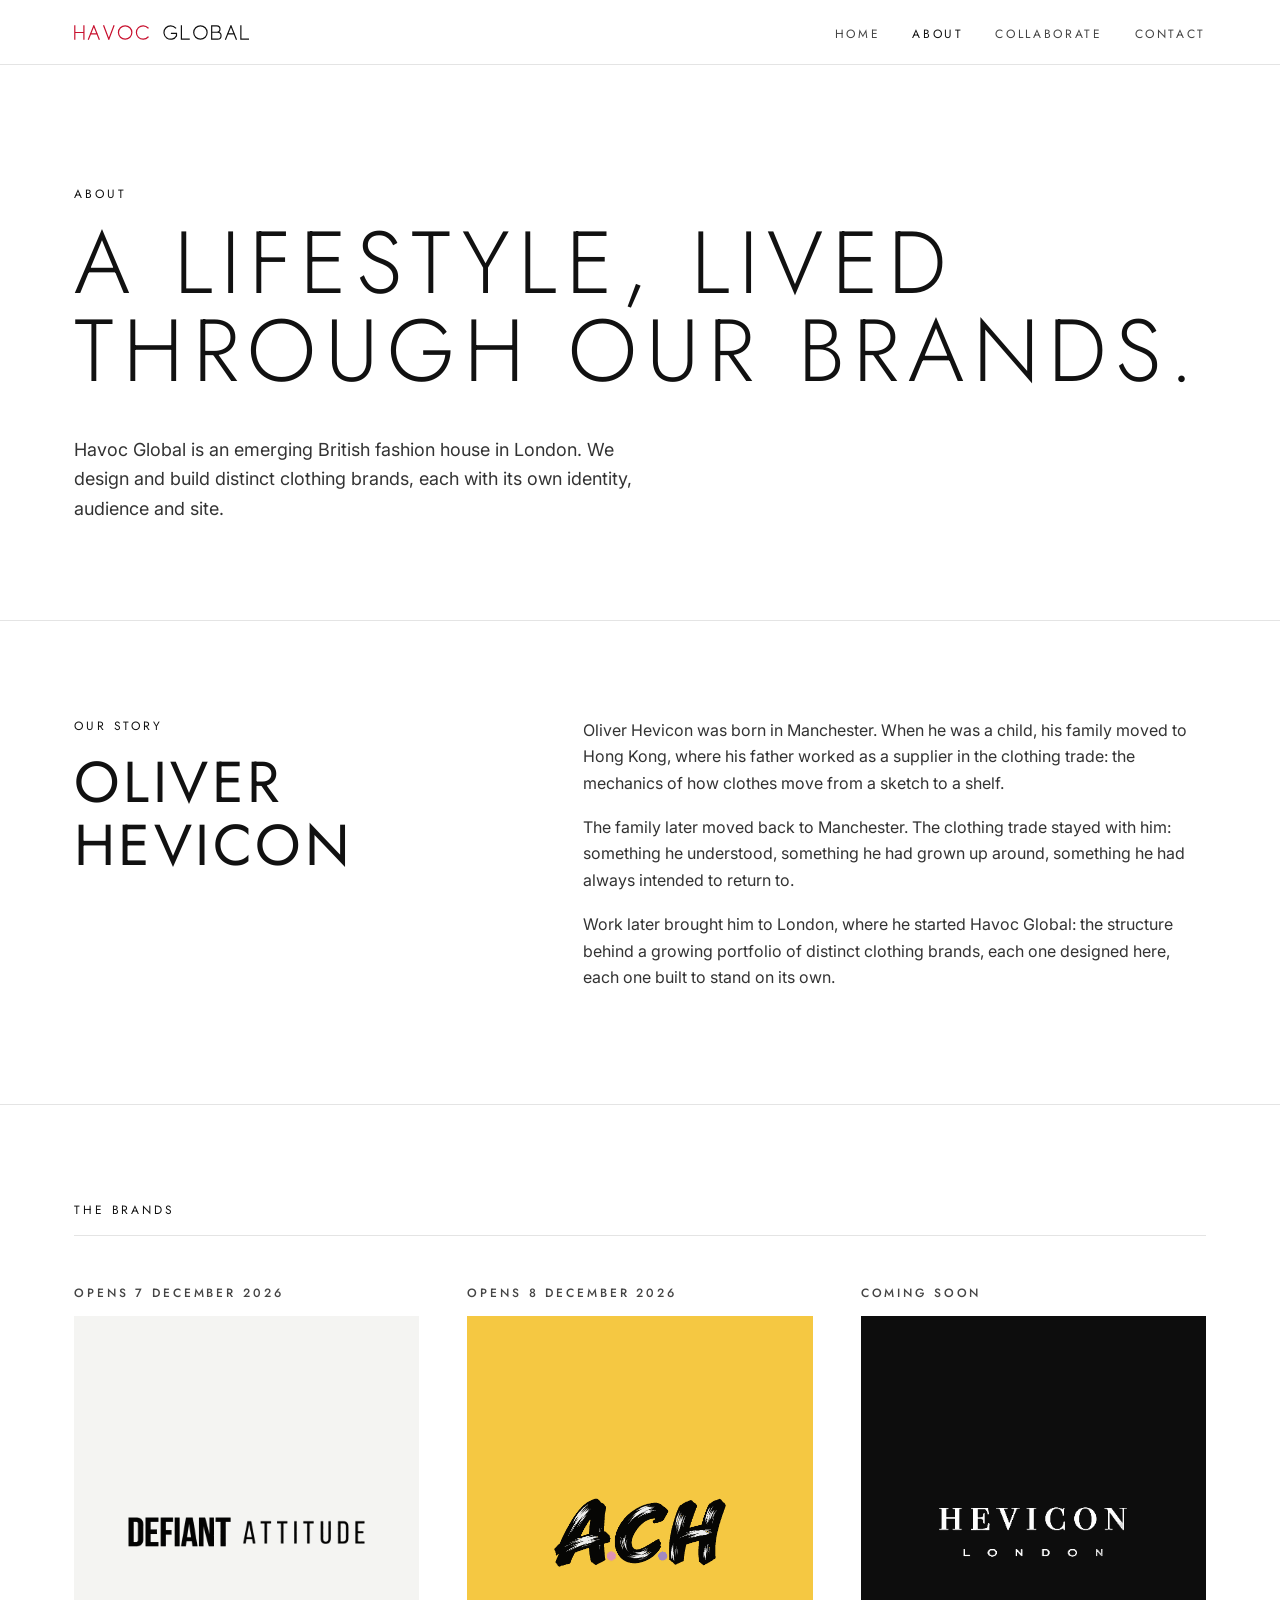
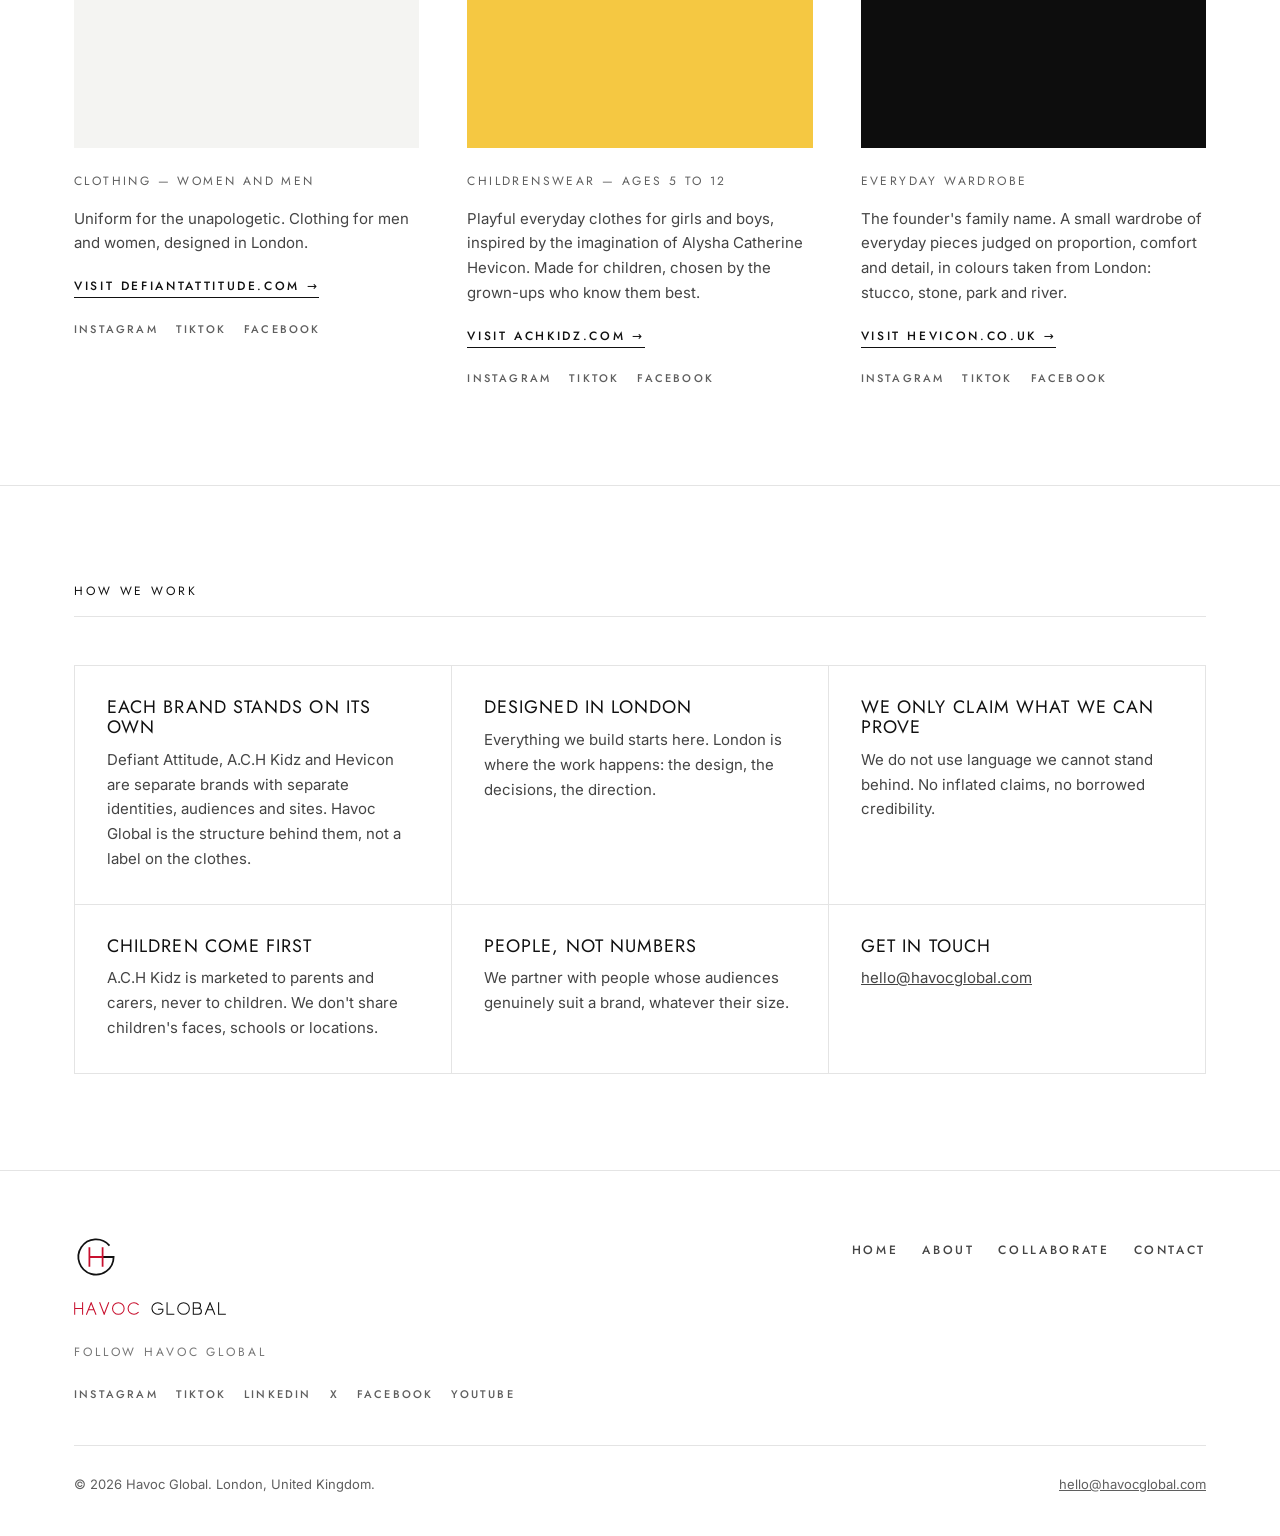
<file: about.html>
<!doctype html>
<html lang="en-GB">
<head>
<meta charset="utf-8">
<meta name="viewport" content="width=device-width, initial-scale=1">
<title>About Havoc Global | Founder Oliver Hevicon</title>
<meta name="description" content="The story of Havoc Global, a London fashion house founded by Oliver Hevicon, and its brands Defiant Attitude, A.C.H Kidz and Hevicon.">
<link rel="canonical" href="https://havocglobal.com/about">
<meta name="robots" content="index, follow, max-image-preview:large">
<meta property="og:type" content="website"><meta property="og:site_name" content="Havoc Global"><meta property="og:locale" content="en_GB">
<meta property="og:title" content="About Havoc Global | Founder Oliver Hevicon"><meta property="og:description" content="The story of Havoc Global, a London fashion house founded by Oliver Hevicon, and its brands Defiant Attitude, A.C.H Kidz and Hevicon."><meta property="og:url" content="https://havocglobal.com/about">
<meta name="twitter:card" content="summary">
<link rel="icon" type="image/svg+xml" href="/favicon.svg">
<link rel="alternate" type="text/plain" title="AI summary" href="/llms.txt">
<link rel="preconnect" href="https://fonts.googleapis.com"><link rel="preconnect" href="https://fonts.gstatic.com" crossorigin><link rel="stylesheet" href="https://fonts.googleapis.com/css2?family=Jost:wght@300;400;500&family=Inter:wght@400;500&display=swap">
<link rel="stylesheet" href="/assets/site.css">

</head>
<body>
<a class="skip" href="#main">Skip to content</a>
<header class="site"><div class="wrap">
<a href="/" aria-label="Havoc Global home"><svg class="wordmark" viewBox="-6 -6 1310 112" role="img" aria-label="Havoc Global"><title>Havoc Global</title><g fill="none" stroke-width="9" stroke-linecap="square" stroke-miterlimit="10"><path d="M0 0V100M68 0V100M0 50H68 M102 100L142 0L182 100M117.5 61H166.5 M216 0L254 100L292 0 M326 50a50 50 0 1 0 100 0a50 50 0 1 0 -100 0 M547.16 16.54A50 50 0 1 0 547.16 83.46" stroke="#C8102E"/><path d="M753.16 16.54A50 50 0 1 0 759.30 75.00V56H722 M796 0V100H854 M888 50a50 50 0 1 0 100 0a50 50 0 1 0 -100 0 M1022 0V100H1066a26 26 0 0 0 0-52H1022M1022 0H1060a24 24 0 0 1 0 48 M1126 100L1166 0L1206 100M1141.5 61H1190.5 M1240 0V100H1298" stroke="currentColor"/></g></svg></a>
<button class="nav-toggle" aria-expanded="false" aria-controls="site-nav">Menu</button>
<nav id="site-nav" aria-label="Main"><ul><li><a href="/">Home</a></li><li><a href="/about" aria-current="page">About</a></li><li><a href="/collaborate">Collaborate</a></li><li><a href="/contact">Contact</a></li></ul></nav>
</div></header>
<main id="main">

<section class="hero"><div class="wrap">
<p class="label">About</p>
<h1 style="font-size:clamp(2.4rem,7vw,5.5rem)">A lifestyle, lived through our brands.</h1>
<p class="lead">Havoc Global is an emerging British fashion house in London. We design and build distinct clothing brands, each with its own identity, audience and site.</p>
</div></section>
<section class="block"><div class="wrap two">
<div><p class="label">Our story</p><h2 class="big">Oliver Hevicon</h2></div>
<div class="prose">
<p>Oliver Hevicon was born in Manchester. When he was a child, his family moved to Hong Kong, where his father worked as a supplier in the clothing trade: the mechanics of how clothes move from a sketch to a shelf.</p>
<p>The family later moved back to Manchester. The clothing trade stayed with him: something he understood, something he had grown up around, something he had always intended to return to.</p>
<p>Work later brought him to London, where he started Havoc Global: the structure behind a growing portfolio of distinct clothing brands, each one designed here, each one built to stand on its own.</p>
</div></div></section>
<section class="block" id="brands"><div class="wrap"><p class="label">The brands</p><hr class="rule"><div class="grid3"><article class="brand">
<p class="status">Opens 7 December 2026</p>
<a class="tile" style="background:#F4F4F2" href="#" data-brand-url="defiant" target="_blank" rel="noopener" aria-label="Visit Defiant Attitude"><img data-logo="defiant" alt="Defiant Attitude logo" style="height:30px;width:auto;max-width:85%"></a>
<h3 class="visually-hidden" style="position:absolute;left:-9999px">Defiant Attitude</h3>
<p class="desc" style="margin-top:24px">Clothing &mdash; women and men</p>
<p>Uniform for the unapologetic. Clothing for men and women, designed in London.</p>
<a class="textlink" href="#" data-brand-url="defiant" target="_blank" rel="noopener">Visit defiantattitude.com &rarr;</a>
<ul class="social" data-socials="defiant" data-owner="Defiant Attitude"></ul>
</article>
<article class="brand">
<p class="status">Opens 8 December 2026</p>
<a class="tile" style="background:#F5C842" href="#" data-brand-url="ach" target="_blank" rel="noopener" aria-label="Visit A.C.H Kidz"><img data-logo="ach" alt="A.C.H Kidz logo" style="height:78px;width:auto;max-width:85%"></a>
<h3 class="visually-hidden" style="position:absolute;left:-9999px">A.C.H Kidz</h3>
<p class="desc" style="margin-top:24px">Childrenswear &mdash; ages 5 to 12</p>
<p>Playful everyday clothes for girls and boys, inspired by the imagination of Alysha Catherine Hevicon. Made for children, chosen by the grown-ups who know them best.</p>
<a class="textlink" href="#" data-brand-url="ach" target="_blank" rel="noopener">Visit achkidz.com &rarr;</a>
<ul class="social" data-socials="ach" data-owner="A.C.H Kidz"></ul>
</article>
<article class="brand">
<p class="status">Coming soon</p>
<a class="tile" style="background:#0D0D0D" href="#" data-brand-url="hevicon" target="_blank" rel="noopener" aria-label="Visit Hevicon"><img data-logo="hevicon" alt="Hevicon logo" style="height:70px;width:auto;max-width:85%"></a>
<h3 class="visually-hidden" style="position:absolute;left:-9999px">Hevicon</h3>
<p class="desc" style="margin-top:24px">Everyday wardrobe</p>
<p>The founder's family name. A small wardrobe of everyday pieces judged on proportion, comfort and detail, in colours taken from London: stucco, stone, park and river.</p>
<a class="textlink" href="#" data-brand-url="hevicon" target="_blank" rel="noopener">Visit hevicon.co.uk &rarr;</a>
<ul class="social" data-socials="hevicon" data-owner="Hevicon"></ul>
</article></div></div></section>
<section class="block"><div class="wrap"><p class="label">How we work</p><hr class="rule">
<div class="cards">
<div><h3>Each brand stands on its own</h3><p>Defiant Attitude, A.C.H Kidz and Hevicon are separate brands with separate identities, audiences and sites. Havoc Global is the structure behind them, not a label on the clothes.</p></div>
<div><h3>Designed in London</h3><p>Everything we build starts here. London is where the work happens: the design, the decisions, the direction.</p></div>
<div><h3>We only claim what we can prove</h3><p>We do not use language we cannot stand behind. No inflated claims, no borrowed credibility.</p></div>
<div><h3>Children come first</h3><p>A.C.H Kidz is marketed to parents and carers, never to children. We don't share children's faces, schools or locations.</p></div>
<div><h3>People, not numbers</h3><p>We partner with people whose audiences genuinely suit a brand, whatever their size.</p></div>
<div><h3>Get in touch</h3><p><a data-email="general" href="mailto:hello@havocglobal.com">hello@havocglobal.com</a></p></div>
</div></div></section>

</main>
<footer class="site"><div class="wrap">
<div class="top">
<div><a href="/" aria-label="Havoc Global home" style="text-decoration:none;color:inherit"><svg class="monogram" viewBox="0 0 200 200" aria-hidden="true"><g fill="none" stroke-width="8"><path d="M161.28 48.58A80 80 0 1 0 180 100H130" stroke="currentColor"/><path d="M70 56V144M130 56V144M70 100H130" stroke="#C8102E"/></g></svg><svg class="wordmark" viewBox="-6 -6 1310 112" role="img" aria-label="Havoc Global"><title>Havoc Global</title><g fill="none" stroke-width="9" stroke-linecap="square" stroke-miterlimit="10"><path d="M0 0V100M68 0V100M0 50H68 M102 100L142 0L182 100M117.5 61H166.5 M216 0L254 100L292 0 M326 50a50 50 0 1 0 100 0a50 50 0 1 0 -100 0 M547.16 16.54A50 50 0 1 0 547.16 83.46" stroke="#C8102E"/><path d="M753.16 16.54A50 50 0 1 0 759.30 75.00V56H722 M796 0V100H854 M888 50a50 50 0 1 0 100 0a50 50 0 1 0 -100 0 M1022 0V100H1066a26 26 0 0 0 0-52H1022M1022 0H1060a24 24 0 0 1 0 48 M1126 100L1166 0L1206 100M1141.5 61H1190.5 M1240 0V100H1298" stroke="currentColor"/></g></svg></a>
<p class="label" style="margin-top:28px;color:#777">Follow Havoc Global</p><ul class="social" data-socials="havoc"></ul></div>
<nav aria-label="Footer"><ul><li><a href="/">Home</a></li><li><a href="/about">About</a></li><li><a href="/collaborate">Collaborate</a></li><li><a href="/contact">Contact</a></li></ul></nav>
</div>
<div class="bottom"><span>&copy; <span data-year>2026</span> Havoc Global. London, United Kingdom.</span><a data-email="general" href="mailto:hello@havocglobal.com">hello@havocglobal.com</a></div>
</div></footer>
<script src="/settings.js"></script>
<script src="/assets/logos.js"></script>
<script src="/assets/site.js"></script>
</body>
</html>
</file>
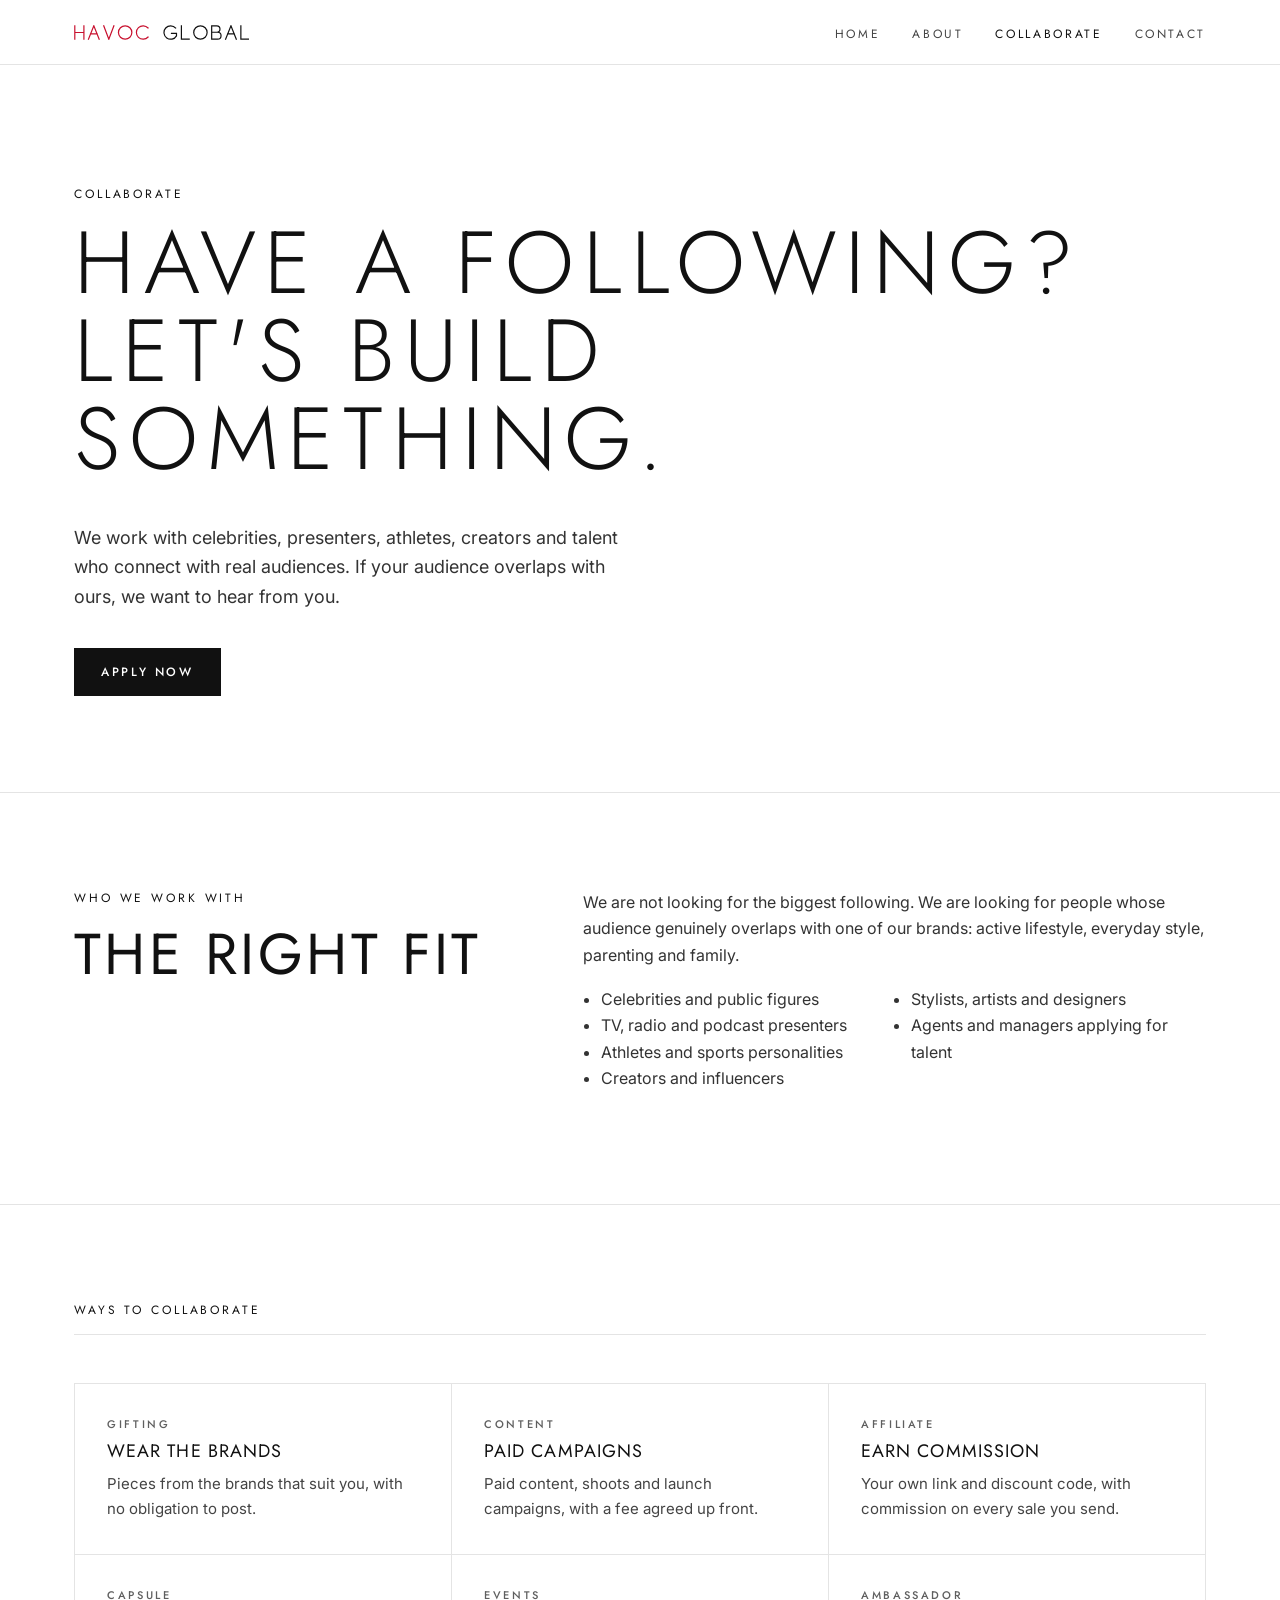
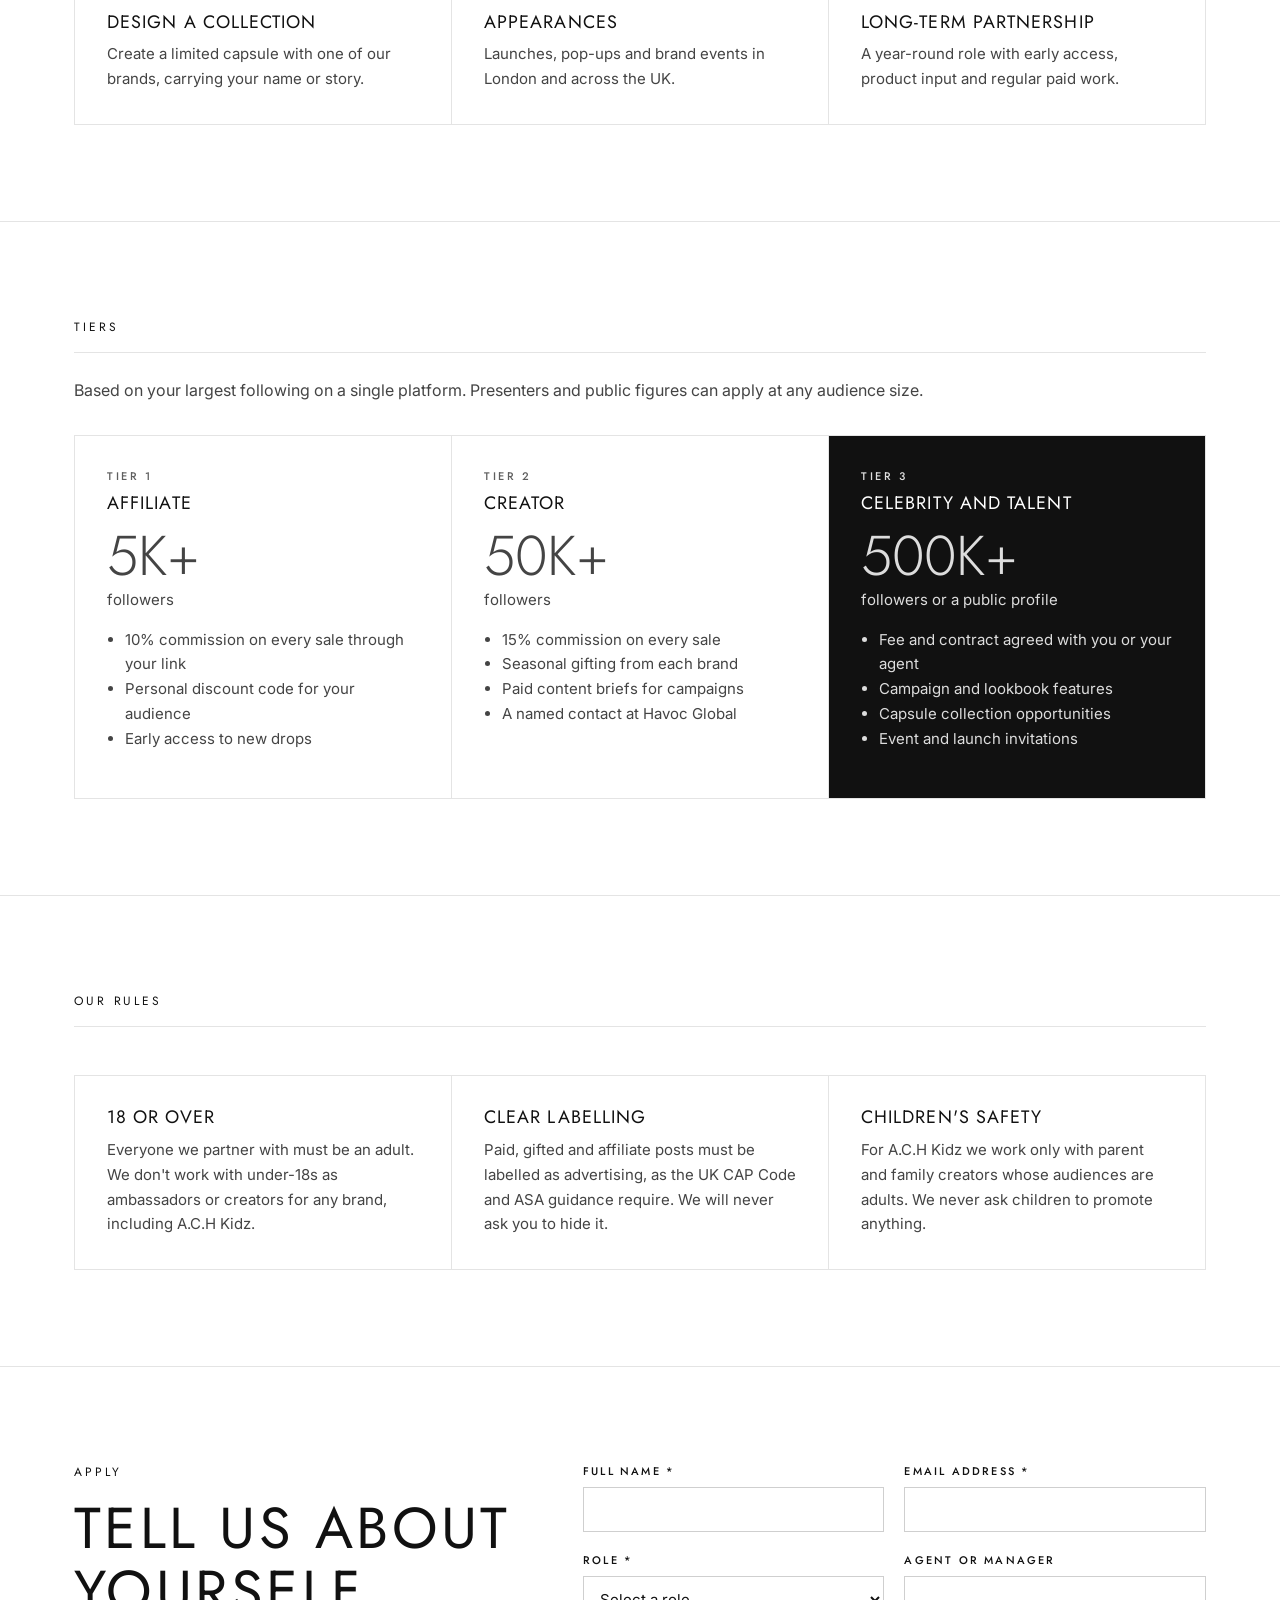
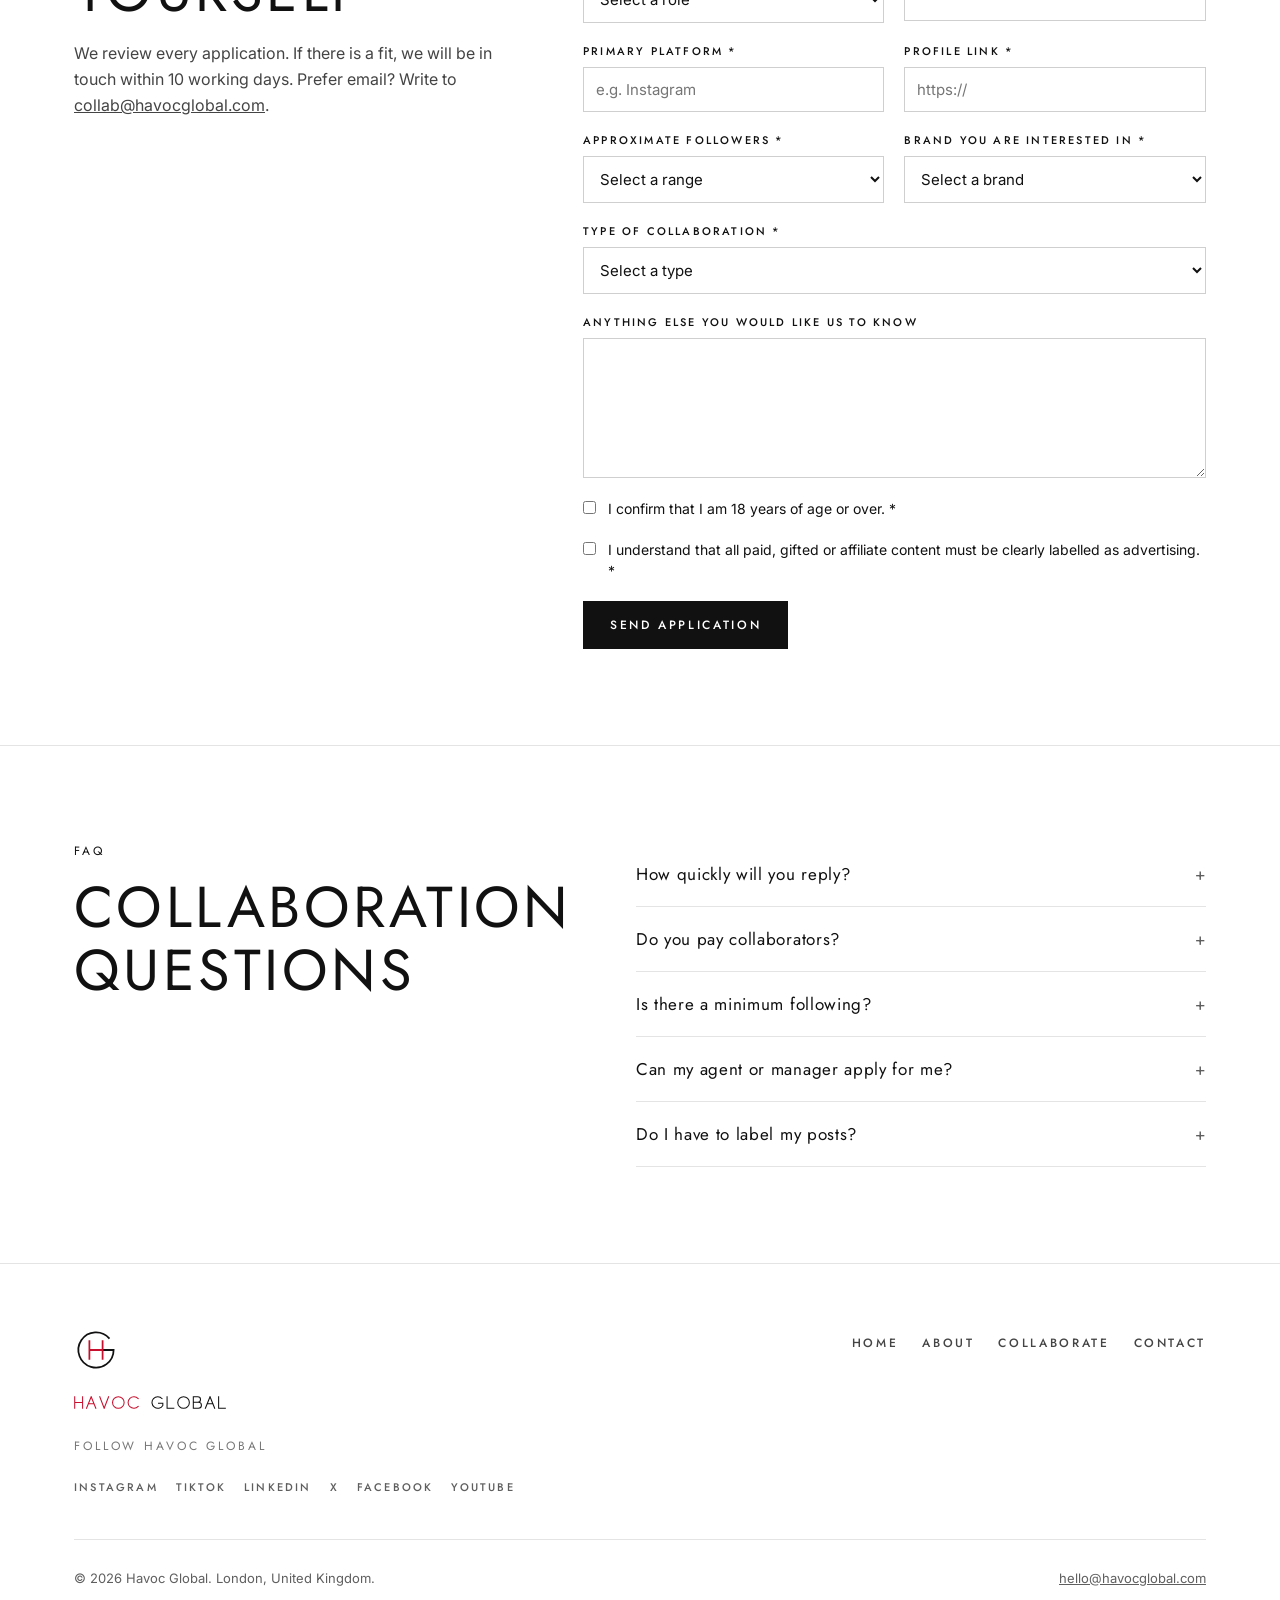
<file: collaborate.html>
<!doctype html>
<html lang="en-GB">
<head>
<meta charset="utf-8">
<meta name="viewport" content="width=device-width, initial-scale=1">
<title>Collaborate with Havoc Global | Celebrities, Presenters and Creators</title>
<meta name="description" content="Partner with Havoc Global and its brands. Gifting, paid campaigns, affiliate commission and capsule collections for celebrities, presenters, athletes and creators aged 18+.">
<link rel="canonical" href="https://havocglobal.com/collaborate">
<meta name="robots" content="index, follow, max-image-preview:large">
<meta property="og:type" content="website"><meta property="og:site_name" content="Havoc Global"><meta property="og:locale" content="en_GB">
<meta property="og:title" content="Collaborate with Havoc Global | Celebrities, Presenters and Creators"><meta property="og:description" content="Partner with Havoc Global and its brands. Gifting, paid campaigns, affiliate commission and capsule collections for celebrities, presenters, athletes and creators aged 18+."><meta property="og:url" content="https://havocglobal.com/collaborate">
<meta name="twitter:card" content="summary">
<link rel="icon" type="image/svg+xml" href="/favicon.svg">
<link rel="alternate" type="text/plain" title="AI summary" href="/llms.txt">
<link rel="preconnect" href="https://fonts.googleapis.com"><link rel="preconnect" href="https://fonts.gstatic.com" crossorigin><link rel="stylesheet" href="https://fonts.googleapis.com/css2?family=Jost:wght@300;400;500&family=Inter:wght@400;500&display=swap">
<link rel="stylesheet" href="/assets/site.css">
<script type="application/ld+json">{"@context": "https://schema.org", "@type": "FAQPage", "mainEntity": [{"@type": "Question", "name": "How quickly will you reply?", "acceptedAnswer": {"@type": "Answer", "text": "We reply to every application within 10 working days."}}, {"@type": "Question", "name": "Do you pay collaborators?", "acceptedAnswer": {"@type": "Answer", "text": "Yes. Affiliates earn commission on every sale they send. Creators and Celebrity and Talent partners are paid a fee agreed in writing before any work starts."}}, {"@type": "Question", "name": "Is there a minimum following?", "acceptedAnswer": {"@type": "Answer", "text": "Affiliates start at 5,000 followers on one platform. Presenters, athletes and public figures can apply at any size."}}, {"@type": "Question", "name": "Can my agent or manager apply for me?", "acceptedAnswer": {"@type": "Answer", "text": "Yes. Choose \u201cTalent (represented by agent or manager)\u201d on the form and add their details. We will reply to them directly."}}, {"@type": "Question", "name": "Do I have to label my posts?", "acceptedAnswer": {"@type": "Answer", "text": "Yes. Any paid, gifted or affiliate post must be clearly labelled as an ad, for example with #ad at the start. This is a UK advertising rule."}}]}</script>
</head>
<body>
<a class="skip" href="#main">Skip to content</a>
<header class="site"><div class="wrap">
<a href="/" aria-label="Havoc Global home"><svg class="wordmark" viewBox="-6 -6 1310 112" role="img" aria-label="Havoc Global"><title>Havoc Global</title><g fill="none" stroke-width="9" stroke-linecap="square" stroke-miterlimit="10"><path d="M0 0V100M68 0V100M0 50H68 M102 100L142 0L182 100M117.5 61H166.5 M216 0L254 100L292 0 M326 50a50 50 0 1 0 100 0a50 50 0 1 0 -100 0 M547.16 16.54A50 50 0 1 0 547.16 83.46" stroke="#C8102E"/><path d="M753.16 16.54A50 50 0 1 0 759.30 75.00V56H722 M796 0V100H854 M888 50a50 50 0 1 0 100 0a50 50 0 1 0 -100 0 M1022 0V100H1066a26 26 0 0 0 0-52H1022M1022 0H1060a24 24 0 0 1 0 48 M1126 100L1166 0L1206 100M1141.5 61H1190.5 M1240 0V100H1298" stroke="currentColor"/></g></svg></a>
<button class="nav-toggle" aria-expanded="false" aria-controls="site-nav">Menu</button>
<nav id="site-nav" aria-label="Main"><ul><li><a href="/">Home</a></li><li><a href="/about">About</a></li><li><a href="/collaborate" aria-current="page">Collaborate</a></li><li><a href="/contact">Contact</a></li></ul></nav>
</div></header>
<main id="main">

<section class="hero"><div class="wrap">
<p class="label">Collaborate</p>
<h1 style="font-size:clamp(2.4rem,7vw,5.5rem)">Have a following? Let's build something.</h1>
<p class="lead">We work with celebrities, presenters, athletes, creators and talent who connect with real audiences. If your audience overlaps with ours, we want to hear from you.</p>
<div class="btns"><a class="btn solid" href="#apply">Apply now</a></div>
</div></section>
<section class="block"><div class="wrap two">
<div><p class="label">Who we work with</p><h2 class="big">The right fit</h2></div>
<div class="prose"><p>We are not looking for the biggest following. We are looking for people whose audience genuinely overlaps with one of our brands: active lifestyle, everyday style, parenting and family.</p>
<ul class="plain"><li>Celebrities and public figures</li><li>TV, radio and podcast presenters</li><li>Athletes and sports personalities</li><li>Creators and influencers</li><li>Stylists, artists and designers</li><li>Agents and managers applying for talent</li></ul></div>
</div></section>
<section class="block"><div class="wrap"><p class="label">Ways to collaborate</p><hr class="rule">
<div class="cards">
<div><p class="eyebrow">Gifting</p><h3>Wear the brands</h3><p>Pieces from the brands that suit you, with no obligation to post.</p></div>
<div><p class="eyebrow">Content</p><h3>Paid campaigns</h3><p>Paid content, shoots and launch campaigns, with a fee agreed up front.</p></div>
<div><p class="eyebrow">Affiliate</p><h3>Earn commission</h3><p>Your own link and discount code, with commission on every sale you send.</p></div>
<div><p class="eyebrow">Capsule</p><h3>Design a collection</h3><p>Create a limited capsule with one of our brands, carrying your name or story.</p></div>
<div><p class="eyebrow">Events</p><h3>Appearances</h3><p>Launches, pop-ups and brand events in London and across the UK.</p></div>
<div><p class="eyebrow">Ambassador</p><h3>Long-term partnership</h3><p>A year-round role with early access, product input and regular paid work.</p></div>
</div></div></section>
<section class="block"><div class="wrap"><p class="label">Tiers</p><hr class="rule">
<p style="color:#444;margin:-24px 0 32px">Based on your largest following on a single platform. Presenters and public figures can apply at any audience size.</p>
<div class="cards">
<div class="tier"><p class="eyebrow">Tier 1</p><h3>Affiliate</h3><p class="fig">5K+</p><p>followers</p><ul><li>10% commission on every sale through your link</li><li>Personal discount code for your audience</li><li>Early access to new drops</li></ul></div>
<div class="tier"><p class="eyebrow">Tier 2</p><h3>Creator</h3><p class="fig">50K+</p><p>followers</p><ul><li>15% commission on every sale</li><li>Seasonal gifting from each brand</li><li>Paid content briefs for campaigns</li><li>A named contact at Havoc Global</li></ul></div>
<div class="tier feat"><p class="eyebrow">Tier 3</p><h3>Celebrity and Talent</h3><p class="fig">500K+</p><p>followers or a public profile</p><ul><li>Fee and contract agreed with you or your agent</li><li>Campaign and lookbook features</li><li>Capsule collection opportunities</li><li>Event and launch invitations</li></ul></div>
</div></div></section>
<section class="block"><div class="wrap"><p class="label">Our rules</p><hr class="rule">
<div class="cards">
<div><h3>18 or over</h3><p>Everyone we partner with must be an adult. We don't work with under-18s as ambassadors or creators for any brand, including A.C.H Kidz.</p></div>
<div><h3>Clear labelling</h3><p>Paid, gifted and affiliate posts must be labelled as advertising, as the UK CAP Code and ASA guidance require. We will never ask you to hide it.</p></div>
<div><h3>Children's safety</h3><p>For A.C.H Kidz we work only with parent and family creators whose audiences are adults. We never ask children to promote anything.</p></div>
</div></div></section>
<section class="block" id="apply"><div class="wrap two">
<div><p class="label">Apply</p><h2 class="big">Tell us about yourself</h2><p style="color:#444">We review every application. If there is a fit, we will be in touch within 10 working days. Prefer email? Write to <a data-email="collaborations" href="mailto:collab@havocglobal.com">collab@havocglobal.com</a>.</p></div>
<form data-mailto="collaborations" data-subject="Collaboration application">
<div class="row"><label>Full name *<input name="Name" required autocomplete="name"></label><label>Email address *<input name="Email" type="email" required autocomplete="email"></label></div>
<div class="row"><label>Role *<select name="Role" required><option value="">Select a role</option><option>Celebrity or public figure</option><option>TV, radio or podcast presenter</option><option>Athlete or sports personality</option><option>Creator / influencer</option><option>Stylist, artist or designer</option><option>Talent (represented by agent or manager)</option><option>Other</option></select></label>
<label>Agent or manager<input name="Agent or manager"></label></div>
<div class="row"><label>Primary platform *<input name="Platform" required placeholder="e.g. Instagram"></label><label>Profile link *<input name="Profile link" type="url" required placeholder="https://"></label></div>
<div class="row"><label>Approximate followers *<select name="Followers" required><option value="">Select a range</option><option>Under 1,000</option><option>1,000 – 4,999</option><option>5,000 – 9,999</option><option>10,000 – 49,999</option><option>50,000 – 99,999</option><option>100,000 – 499,999</option><option>500,000+</option></select></label>
<label>Brand you are interested in *<select name="Brand" required><option value="">Select a brand</option><option>Defiant Attitude</option><option>A.C.H Kidz</option><option>Hevicon</option><option>More than one</option></select></label></div>
<label>Type of collaboration *<select name="Collaboration type" required><option value="">Select a type</option><option>Affiliate (commission on sales)</option><option>Gifting</option><option>Paid campaign</option><option>Capsule collection</option><option>Long-term partnership</option><option>Not sure — open to discussion</option></select></label>
<label>Anything else you would like us to know<textarea name="Message"></textarea></label>
<label class="check"><input type="checkbox" name="I confirm I am 18 or over" required> I confirm that I am 18 years of age or over. *</label>
<label class="check"><input type="checkbox" name="I will label paid, gifted and affiliate content as advertising" required> I understand that all paid, gifted or affiliate content must be clearly labelled as advertising. *</label>
<button class="btn solid" type="submit">Send application</button>
<p class="form-note" hidden>Your email app should now open with your application filled in. Press send there to submit it.</p>
</form>
</div></section>
<section class="block"><div class="wrap two"><div><p class="label">FAQ</p><h2 class="big">Collaboration questions</h2></div><div><details><summary>How quickly will you reply?</summary><p>We reply to every application within 10 working days.</p></details><details><summary>Do you pay collaborators?</summary><p>Yes. Affiliates earn commission on every sale they send. Creators and Celebrity and Talent partners are paid a fee agreed in writing before any work starts.</p></details><details><summary>Is there a minimum following?</summary><p>Affiliates start at 5,000 followers on one platform. Presenters, athletes and public figures can apply at any size.</p></details><details><summary>Can my agent or manager apply for me?</summary><p>Yes. Choose “Talent (represented by agent or manager)” on the form and add their details. We will reply to them directly.</p></details><details><summary>Do I have to label my posts?</summary><p>Yes. Any paid, gifted or affiliate post must be clearly labelled as an ad, for example with #ad at the start. This is a UK advertising rule.</p></details></div></div></section>

</main>
<footer class="site"><div class="wrap">
<div class="top">
<div><a href="/" aria-label="Havoc Global home" style="text-decoration:none;color:inherit"><svg class="monogram" viewBox="0 0 200 200" aria-hidden="true"><g fill="none" stroke-width="8"><path d="M161.28 48.58A80 80 0 1 0 180 100H130" stroke="currentColor"/><path d="M70 56V144M130 56V144M70 100H130" stroke="#C8102E"/></g></svg><svg class="wordmark" viewBox="-6 -6 1310 112" role="img" aria-label="Havoc Global"><title>Havoc Global</title><g fill="none" stroke-width="9" stroke-linecap="square" stroke-miterlimit="10"><path d="M0 0V100M68 0V100M0 50H68 M102 100L142 0L182 100M117.5 61H166.5 M216 0L254 100L292 0 M326 50a50 50 0 1 0 100 0a50 50 0 1 0 -100 0 M547.16 16.54A50 50 0 1 0 547.16 83.46" stroke="#C8102E"/><path d="M753.16 16.54A50 50 0 1 0 759.30 75.00V56H722 M796 0V100H854 M888 50a50 50 0 1 0 100 0a50 50 0 1 0 -100 0 M1022 0V100H1066a26 26 0 0 0 0-52H1022M1022 0H1060a24 24 0 0 1 0 48 M1126 100L1166 0L1206 100M1141.5 61H1190.5 M1240 0V100H1298" stroke="currentColor"/></g></svg></a>
<p class="label" style="margin-top:28px;color:#777">Follow Havoc Global</p><ul class="social" data-socials="havoc"></ul></div>
<nav aria-label="Footer"><ul><li><a href="/">Home</a></li><li><a href="/about">About</a></li><li><a href="/collaborate">Collaborate</a></li><li><a href="/contact">Contact</a></li></ul></nav>
</div>
<div class="bottom"><span>&copy; <span data-year>2026</span> Havoc Global. London, United Kingdom.</span><a data-email="general" href="mailto:hello@havocglobal.com">hello@havocglobal.com</a></div>
</div></footer>
<script src="/settings.js"></script>
<script src="/assets/logos.js"></script>
<script src="/assets/site.js"></script>
</body>
</html>
</file>
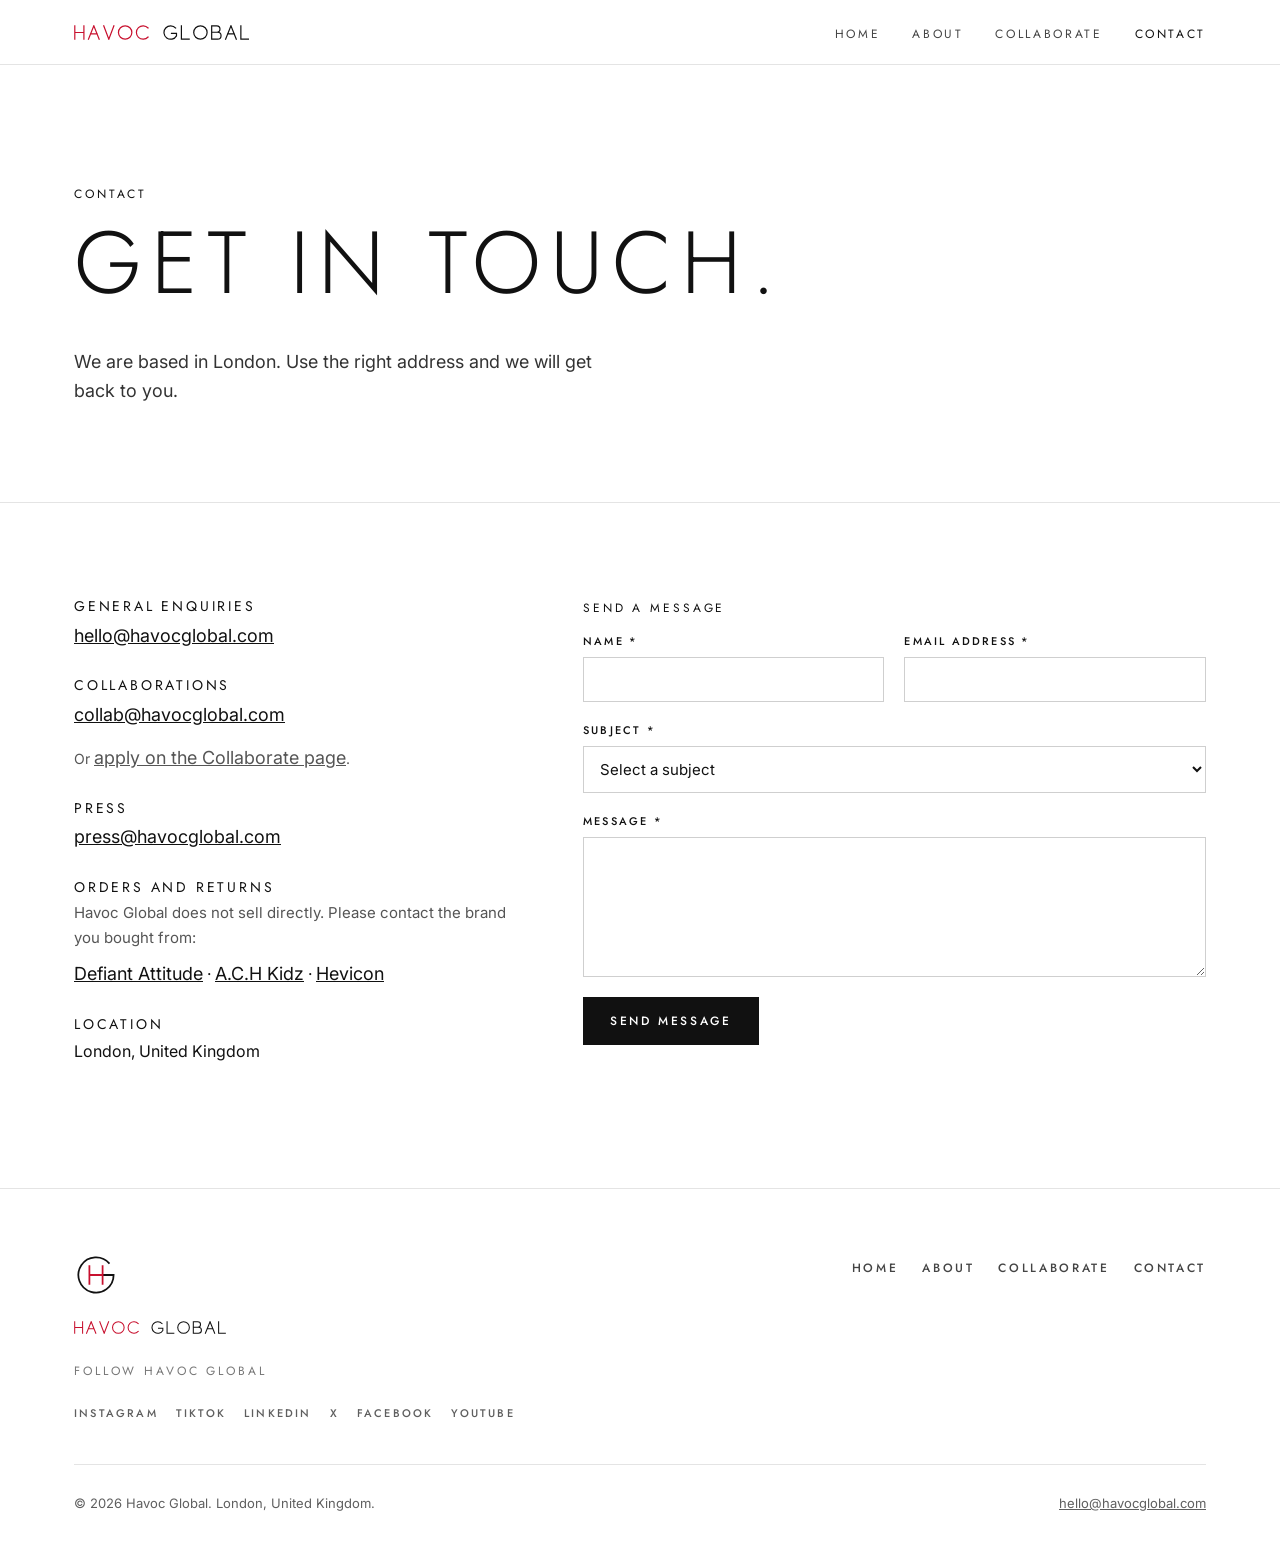
<file: contact.html>
<!doctype html>
<html lang="en-GB">
<head>
<meta charset="utf-8">
<meta name="viewport" content="width=device-width, initial-scale=1">
<title>Contact Havoc Global</title>
<meta name="description" content="Contact Havoc Global in London: general enquiries, collaborations and press.">
<link rel="canonical" href="https://havocglobal.com/contact">
<meta name="robots" content="index, follow, max-image-preview:large">
<meta property="og:type" content="website"><meta property="og:site_name" content="Havoc Global"><meta property="og:locale" content="en_GB">
<meta property="og:title" content="Contact Havoc Global"><meta property="og:description" content="Contact Havoc Global in London: general enquiries, collaborations and press."><meta property="og:url" content="https://havocglobal.com/contact">
<meta name="twitter:card" content="summary">
<link rel="icon" type="image/svg+xml" href="/favicon.svg">
<link rel="alternate" type="text/plain" title="AI summary" href="/llms.txt">
<link rel="preconnect" href="https://fonts.googleapis.com"><link rel="preconnect" href="https://fonts.gstatic.com" crossorigin><link rel="stylesheet" href="https://fonts.googleapis.com/css2?family=Jost:wght@300;400;500&family=Inter:wght@400;500&display=swap">
<link rel="stylesheet" href="/assets/site.css">

</head>
<body>
<a class="skip" href="#main">Skip to content</a>
<header class="site"><div class="wrap">
<a href="/" aria-label="Havoc Global home"><svg class="wordmark" viewBox="-6 -6 1310 112" role="img" aria-label="Havoc Global"><title>Havoc Global</title><g fill="none" stroke-width="9" stroke-linecap="square" stroke-miterlimit="10"><path d="M0 0V100M68 0V100M0 50H68 M102 100L142 0L182 100M117.5 61H166.5 M216 0L254 100L292 0 M326 50a50 50 0 1 0 100 0a50 50 0 1 0 -100 0 M547.16 16.54A50 50 0 1 0 547.16 83.46" stroke="#C8102E"/><path d="M753.16 16.54A50 50 0 1 0 759.30 75.00V56H722 M796 0V100H854 M888 50a50 50 0 1 0 100 0a50 50 0 1 0 -100 0 M1022 0V100H1066a26 26 0 0 0 0-52H1022M1022 0H1060a24 24 0 0 1 0 48 M1126 100L1166 0L1206 100M1141.5 61H1190.5 M1240 0V100H1298" stroke="currentColor"/></g></svg></a>
<button class="nav-toggle" aria-expanded="false" aria-controls="site-nav">Menu</button>
<nav id="site-nav" aria-label="Main"><ul><li><a href="/">Home</a></li><li><a href="/about">About</a></li><li><a href="/collaborate">Collaborate</a></li><li><a href="/contact" aria-current="page">Contact</a></li></ul></nav>
</div></header>
<main id="main">

<section class="hero"><div class="wrap">
<p class="label">Contact</p>
<h1 style="font-size:clamp(2.4rem,7vw,5.5rem)">Get in touch.</h1>
<p class="lead">We are based in London. Use the right address and we will get back to you.</p>
</div></section>
<section class="block"><div class="wrap two">
<div class="contact-list">
<div><h3>General enquiries</h3><a data-email="general" href="mailto:hello@havocglobal.com">hello@havocglobal.com</a></div>
<div><h3>Collaborations</h3><a data-email="collaborations" href="mailto:collab@havocglobal.com">collab@havocglobal.com</a><p style="color:#555;font-size:14px">Or <a href="/collaborate#apply">apply on the Collaborate page</a>.</p></div>
<div><h3>Press</h3><a data-email="press" href="mailto:press@havocglobal.com">press@havocglobal.com</a></div>
<div><h3>Orders and returns</h3><p style="color:#555;font-size:15px;margin:0 0 8px">Havoc Global does not sell directly. Please contact the brand you bought from:</p>
<p style="margin:0"><a href="#" data-brand-url="defiant" target="_blank" rel="noopener">Defiant Attitude</a> &middot; <a href="#" data-brand-url="ach" target="_blank" rel="noopener">A.C.H Kidz</a> &middot; <a href="#" data-brand-url="hevicon" target="_blank" rel="noopener">Hevicon</a></p></div>
<div><h3>Location</h3><span data-location>London, United Kingdom</span></div>
</div>
<form data-mailto="general" data-subject="Website enquiry">
<p class="label">Send a message</p>
<div class="row"><label>Name *<input name="Name" required autocomplete="name"></label><label>Email address *<input name="Email" type="email" required autocomplete="email"></label></div>
<label>Subject *<select name="Subject" required><option value="">Select a subject</option><option>General enquiry</option><option>Press enquiry</option><option>Collaboration</option><option>Other</option></select></label>
<label>Message *<textarea name="Message" required></textarea></label>
<button class="btn solid" type="submit">Send message</button>
<p class="form-note" hidden>Your email app should now open with your message filled in. Press send there to send it.</p>
</form>
</div></section>

</main>
<footer class="site"><div class="wrap">
<div class="top">
<div><a href="/" aria-label="Havoc Global home" style="text-decoration:none;color:inherit"><svg class="monogram" viewBox="0 0 200 200" aria-hidden="true"><g fill="none" stroke-width="8"><path d="M161.28 48.58A80 80 0 1 0 180 100H130" stroke="currentColor"/><path d="M70 56V144M130 56V144M70 100H130" stroke="#C8102E"/></g></svg><svg class="wordmark" viewBox="-6 -6 1310 112" role="img" aria-label="Havoc Global"><title>Havoc Global</title><g fill="none" stroke-width="9" stroke-linecap="square" stroke-miterlimit="10"><path d="M0 0V100M68 0V100M0 50H68 M102 100L142 0L182 100M117.5 61H166.5 M216 0L254 100L292 0 M326 50a50 50 0 1 0 100 0a50 50 0 1 0 -100 0 M547.16 16.54A50 50 0 1 0 547.16 83.46" stroke="#C8102E"/><path d="M753.16 16.54A50 50 0 1 0 759.30 75.00V56H722 M796 0V100H854 M888 50a50 50 0 1 0 100 0a50 50 0 1 0 -100 0 M1022 0V100H1066a26 26 0 0 0 0-52H1022M1022 0H1060a24 24 0 0 1 0 48 M1126 100L1166 0L1206 100M1141.5 61H1190.5 M1240 0V100H1298" stroke="currentColor"/></g></svg></a>
<p class="label" style="margin-top:28px;color:#777">Follow Havoc Global</p><ul class="social" data-socials="havoc"></ul></div>
<nav aria-label="Footer"><ul><li><a href="/">Home</a></li><li><a href="/about">About</a></li><li><a href="/collaborate">Collaborate</a></li><li><a href="/contact">Contact</a></li></ul></nav>
</div>
<div class="bottom"><span>&copy; <span data-year>2026</span> Havoc Global. London, United Kingdom.</span><a data-email="general" href="mailto:hello@havocglobal.com">hello@havocglobal.com</a></div>
</div></footer>
<script src="/settings.js"></script>
<script src="/assets/logos.js"></script>
<script src="/assets/site.js"></script>
</body>
</html>
</file>
<file: assets/site.css>
:root{--ink:#111;--muted:#5f5f5f;--line:#e4e4e4;--paper:#fff;--panel:#f4f4f2;--red:#C8102E;--sans:"Inter",system-ui,-apple-system,Segoe UI,Roboto,sans-serif;--display:"Jost",system-ui,sans-serif;--max:1180px}
*{box-sizing:border-box}html{-webkit-text-size-adjust:100%}body{margin:0;background:var(--paper);color:var(--ink);font:16px/1.65 var(--sans)}
img{max-width:100%;display:block}a{color:inherit}
.skip{position:absolute;left:-999px}.skip:focus{left:16px;top:16px;background:#fff;padding:8px 12px;z-index:99}
.wrap{max-width:var(--max);margin:0 auto;padding:0 24px}
h1,h2,h3{font-family:var(--display);font-weight:400;text-transform:uppercase;letter-spacing:.06em;line-height:1.1;margin:0}
.label{font-family:var(--display);font-size:12px;letter-spacing:.24em;text-transform:uppercase;color:var(--ink);margin:0 0 14px}
.rule{border:0;border-top:1px solid var(--line);margin:0 0 48px}
header.site{position:sticky;top:0;z-index:20;background:rgba(255,255,255,.96);backdrop-filter:blur(6px);border-bottom:1px solid var(--line)}
header.site .wrap{display:flex;align-items:center;justify-content:space-between;height:64px}
.wordmark{height:15px;width:auto;color:var(--ink);display:block}
nav#site-nav ul{display:flex;gap:32px;list-style:none;margin:0;padding:0}
nav#site-nav a{font-family:var(--display);font-size:12px;letter-spacing:.22em;text-transform:uppercase;text-decoration:none;color:#444}
nav#site-nav a:hover,nav#site-nav a[aria-current]{color:var(--ink)}
.nav-toggle{display:none;background:none;border:0;font:500 12px var(--display);letter-spacing:.22em;text-transform:uppercase;cursor:pointer;padding:8px 0}
@media(max-width:760px){.nav-toggle{display:block}nav#site-nav{position:absolute;left:0;right:0;top:64px;background:#fff;border-bottom:1px solid var(--line);display:none}nav#site-nav.open{display:block}nav#site-nav ul{flex-direction:column;gap:0;padding:8px 24px 16px}nav#site-nav li a{display:block;padding:12px 0}}
.hero{padding:120px 0 96px;border-bottom:1px solid var(--line)}
.hero h1{font-weight:300;letter-spacing:.1em;font-size:clamp(3rem,11vw,9rem);line-height:1}
.hero h1 .r{color:var(--red)}
.hero p.lead{max-width:560px;margin:40px 0 0;color:#333;font-size:18px}
.btns{display:flex;flex-wrap:wrap;gap:12px;margin-top:36px}
.btn{display:inline-block;padding:14px 26px;font:500 12px var(--display);letter-spacing:.22em;text-transform:uppercase;text-decoration:none;border:1px solid var(--ink)}
.btn.solid{background:var(--ink);color:#fff}.btn:hover{opacity:.8}
.diptych{display:grid;grid-template-columns:1fr 1fr}.diptych img{width:100%;aspect-ratio:4/5;object-fit:cover}
@media(max-width:760px){.diptych{grid-template-columns:1fr}}
section.block{padding:96px 0;border-bottom:1px solid var(--line)}
.grid3{display:grid;grid-template-columns:repeat(3,1fr);gap:48px}
@media(max-width:860px){.grid3{grid-template-columns:1fr}}
.brand .tile{aspect-ratio:4/5;display:flex;align-items:center;justify-content:center;padding:24px}
.brand .status{font:500 12px var(--display);letter-spacing:.24em;text-transform:uppercase;margin:0 0 14px}
.brand h3{font-size:18px;margin:24px 0 6px}.brand .desc{font-size:12px;letter-spacing:.2em;text-transform:uppercase;color:var(--muted);font-family:var(--display);margin:0 0 12px}
.brand p{color:#444;font-size:15px}
.textlink{font:500 12px var(--display);letter-spacing:.22em;text-transform:uppercase;text-decoration:none;border-bottom:1px solid currentColor;padding-bottom:2px}
ul.social{list-style:none;padding:0;margin:16px 0 0;display:flex;flex-wrap:wrap;gap:8px 18px}
ul.social a{font:500 11px var(--display);letter-spacing:.2em;text-transform:uppercase;color:var(--muted);text-decoration:none}ul.social a:hover{color:var(--ink)}
.item img{width:100%;aspect-ratio:3/4;object-fit:cover;margin-bottom:24px}.item h3{font-size:20px;margin-bottom:10px}.item p{color:#555;font-size:15px;margin:0}
.two{display:grid;grid-template-columns:1fr 1.4fr;gap:64px}@media(max-width:860px){.two{grid-template-columns:1fr;gap:32px}}
.big{font-size:clamp(2rem,5vw,3.6rem)}
.prose p{color:#333;margin:0 0 18px;max-width:680px}
.band{background:var(--ink);color:#fff;padding:80px 0}.band .wrap{display:flex;flex-wrap:wrap;justify-content:space-between;align-items:center;gap:24px}
.band .btn{border-color:#fff;color:#fff}
details{border-bottom:1px solid var(--line);padding:18px 0}summary{cursor:pointer;font-family:var(--display);font-size:17px;letter-spacing:.04em;list-style:none}summary::-webkit-details-marker{display:none}summary:after{content:"+";float:right;color:var(--muted)}details[open] summary:after{content:"\2013"}details p{color:#444;margin:12px 0 0;max-width:720px}
.cards{display:grid;grid-template-columns:repeat(3,1fr);gap:1px;background:var(--line);border:1px solid var(--line)}.cards>div{background:#fff;padding:32px}
@media(max-width:860px){.cards{grid-template-columns:1fr}}
.cards .eyebrow{font:500 11px var(--display);letter-spacing:.24em;text-transform:uppercase;color:var(--muted);margin:0 0 10px}.cards h3{font-size:18px;margin:0 0 10px}.cards p{margin:0;color:#444;font-size:15px}
.tier .fig{font-family:var(--display);font-weight:300;font-size:56px;line-height:1;margin:14px 0 4px}.tier ul{padding-left:18px;color:#444;font-size:15px}.tier.feat{background:var(--ink)!important;color:#fff}.tier.feat ul,.tier.feat p,.tier.feat .eyebrow{color:#ddd}
ul.plain{columns:2;padding-left:18px;color:#333}@media(max-width:760px){ul.plain{columns:1}}
form .row{display:grid;grid-template-columns:1fr 1fr;gap:20px}@media(max-width:760px){form .row{grid-template-columns:1fr}}
label{display:block;font:500 11px var(--display);letter-spacing:.2em;text-transform:uppercase;margin:0 0 20px}
input,select,textarea{display:block;width:100%;margin-top:8px;padding:12px;border:1px solid #cfcfcf;background:#fff;font:15px var(--sans);color:var(--ink);border-radius:0}
textarea{min-height:140px}label.check{display:flex;gap:12px;align-items:flex-start;text-transform:none;letter-spacing:0;font:14px/1.5 var(--sans)}label.check input{width:auto;margin:3px 0 0}
.form-note{background:var(--panel);padding:14px 16px;font-size:14px}
.contact-list h3{font-size:14px;letter-spacing:.2em;margin:0 0 6px}.contact-list div{margin-bottom:28px}.contact-list a{font-size:18px}
footer.site{padding:64px 0 40px}footer.site .top{display:flex;flex-wrap:wrap;justify-content:space-between;gap:32px;padding-bottom:40px;border-bottom:1px solid var(--line)}
footer.site .monogram{width:44px;height:44px;margin-bottom:16px;color:var(--ink)}footer .wordmark{height:13px}
footer.site nav ul{list-style:none;display:flex;flex-wrap:wrap;gap:24px;margin:0;padding:0}footer.site nav a{font:500 12px var(--display);letter-spacing:.22em;text-transform:uppercase;text-decoration:none;color:#444}
footer .bottom{display:flex;flex-wrap:wrap;justify-content:space-between;gap:12px;padding-top:28px;font-size:13px;color:var(--muted)}
.credit{font-size:11px;color:#999;margin-top:10px}
</file>
